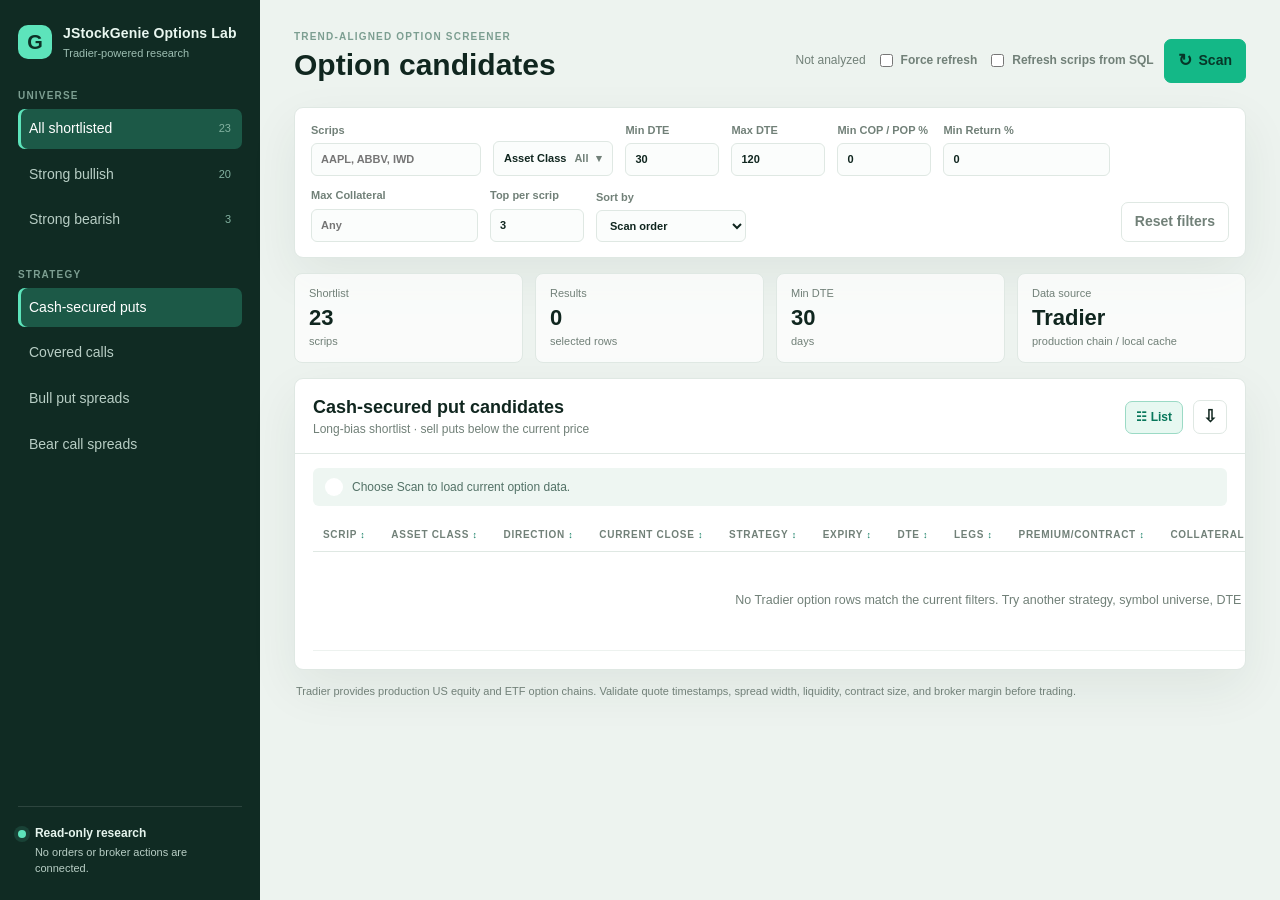
<file: Projects/JStockGenie/jstockgenie-options-lab/index.html>
<!doctype html>
<html lang="en">
<head>
  <meta charset="utf-8">
  <meta name="viewport" content="width=device-width, initial-scale=1">
  <title>JStockGenie Options Lab</title>
  <link rel="stylesheet" href="styles.css">
</head>
<body>
  <div class="app-shell">
    <aside class="sidebar">
      <div class="brand-lockup">
        <div class="brand-mark">G</div>
        <div><strong>JStockGenie Options Lab</strong><span>Tradier-powered research</span></div>
      </div>
      <div class="sidebar-section">
        <div class="section-kicker">Universe</div>
        <button class="universe-button active" data-universe="all">All shortlisted <span id="universe-count">23</span></button>
        <button class="universe-button" data-universe="BULLISH">Strong bullish <span>20</span></button>
        <button class="universe-button" data-universe="BEARISH">Strong bearish <span>3</span></button>
      </div>
      <div class="sidebar-section">
        <div class="section-kicker">Strategy</div>
        <button class="strategy-button active" data-strategy="CASH_SECURED_PUT">Cash-secured puts</button>
        <button class="strategy-button" data-strategy="COVERED_CALL">Covered calls</button>
        <button class="strategy-button" data-strategy="BULL_PUT_CREDIT_SPREAD">Bull put spreads</button>
        <button class="strategy-button" data-strategy="BEAR_CALL_CREDIT_SPREAD">Bear call spreads</button>
      </div>
      <div class="sidebar-note">
        <span class="status-dot"></span>
        <div><strong>Read-only research</strong><p>No orders or broker actions are connected.</p></div>
      </div>
    </aside>

    <main class="main-panel">
      <header class="topbar">
        <div>
          <div class="eyebrow">Trend-aligned option screener</div>
          <h1>Option candidates</h1>
        </div>
        <div class="top-actions">
          <span id="last-updated" class="muted">Not analyzed</span>
          <label class="refresh-toggle"><input id="force-refresh" type="checkbox"> Force refresh</label>
          <label class="refresh-toggle"><input id="refresh-shortlist" type="checkbox"> Refresh scrips from SQL</label>
          <button id="analyze-button" class="primary-button"><span class="button-icon">↻</span> Scan</button>
        </div>
      </header>

      <section class="control-strip" aria-label="Screening controls">
        <label class="scrip-filter">Scrips<input id="scrip-filter" type="text" placeholder="AAPL, ABBV, IWD"></label>
        <details class="asset-class-filter"><summary>Asset Class <span id="asset-class-summary">All</span></summary><div class="asset-options"><label><input type="checkbox" name="asset-class" value="EQT" checked> EQT</label><label><input type="checkbox" name="asset-class" value="ETF" checked> ETF</label><label><input type="checkbox" name="asset-class" value="LEQT" checked> LEQT</label><label><input type="checkbox" name="asset-class" value="LETF" checked> LETF</label></div></details>
        <label>Min DTE<input id="min-dte" type="number" min="0" max="120" value="30"></label>
        <label>Max DTE<input id="max-dte" type="number" min="0" max="120" value="120"></label>
        <label>Min COP / POP %<input id="min-pop" type="number" min="0" max="100" step="1" value="0"></label>
        <label>Min Return %<input id="min-return" type="number" min="0" step="0.1" value="0"></label>
        <label>Max Collateral<input id="max-collateral" type="number" min="0" step="100" placeholder="Any"></label>
        <label>Top per scrip<input id="top-limit" type="number" min="1" max="25" value="3"></label>
        <label>Sort by<select id="sort-by"><option value="original" selected>Scan order</option><option value="pop">COP / POP</option><option value="return">Return on risk</option><option value="dte">DTE</option><option value="symbol">Symbol</option></select></label>
        <button id="reset-button" class="quiet-button">Reset filters</button>
      </section>

      <section class="summary-row">
        <div class="summary-stat"><span>Shortlist</span><strong id="summary-shortlist">23</strong><small>scrips</small></div>
        <div class="summary-stat"><span>Results</span><strong id="summary-results">0</strong><small>selected rows</small></div>
        <div class="summary-stat"><span>Min DTE</span><strong id="summary-dte">30</strong><small>days</small></div>
        <div class="summary-stat"><span>Data source</span><strong>Tradier</strong><small id="summary-source">production chain / local cache</small></div>
      </section>

      <section class="workspace-panel">
        <div class="panel-toolbar">
          <div>
            <h2 id="table-title">Cash-secured put candidates</h2>
            <p id="table-subtitle">Long-bias shortlist · sell puts below the current price</p>
          </div>
          <div class="view-tools">
            <button class="view-button active" data-view="table" title="Show list"><span>☷</span> List</button>
            <button id="download-button" class="icon-button" title="Download CSV">⇩</button>
          </div>
        </div>

        <div id="status-banner" class="status-banner info"><span class="status-symbol">i</span><span>Choose Scan to load current option data.</span></div>

        <div id="table-view" class="table-wrap">
          <table class="results-table">
            <thead><tr>
              <th class="sortable-header" data-sort-key="symbol" role="button" tabindex="0" aria-sort="none">Scrip <span class="sort-indicator"></span></th><th class="sortable-header" data-sort-key="assetClass" role="button" tabindex="0" aria-sort="none">Asset Class <span class="sort-indicator"></span></th><th class="sortable-header" data-sort-key="direction" role="button" tabindex="0" aria-sort="none">Direction <span class="sort-indicator"></span></th><th class="sortable-header" data-sort-key="price" role="button" tabindex="0" aria-sort="none">Current close <span class="sort-indicator"></span></th><th class="sortable-header" data-sort-key="strategy" role="button" tabindex="0" aria-sort="none">Strategy <span class="sort-indicator"></span></th><th class="sortable-header" data-sort-key="expiry" role="button" tabindex="0" aria-sort="none">Expiry <span class="sort-indicator"></span></th><th class="sortable-header" data-sort-key="dte" role="button" tabindex="0" aria-sort="none">DTE <span class="sort-indicator"></span></th><th class="sortable-header" data-sort-key="legs" role="button" tabindex="0" aria-sort="none">Legs <span class="sort-indicator"></span></th>
              <th class="sortable-header" data-sort-key="premiumPerContract" role="button" tabindex="0" aria-sort="none">Premium/Contract <span class="sort-indicator"></span></th><th class="sortable-header" data-sort-key="collateral" role="button" tabindex="0" aria-sort="none">Collateral <span class="sort-indicator"></span></th><th class="sortable-header" data-sort-key="popPct" role="button" tabindex="0" aria-sort="none">COP / POP <span class="sort-indicator"></span></th><th class="sortable-header" data-sort-key="returnPct" role="button" tabindex="0" aria-sort="none">Return % <span class="sort-indicator"></span></th><th class="sortable-header" data-sort-key="annualizedReturnPct" role="button" tabindex="0" aria-sort="none">Annualized % <span class="sort-indicator"></span></th><th class="sortable-header" data-sort-key="breakeven" role="button" tabindex="0" aria-sort="none">Breakeven <span class="sort-indicator"></span></th><th class="sortable-header" data-sort-key="source" role="button" tabindex="0" aria-sort="none">Data <span class="sort-indicator"></span></th><th>Action</th>
            </tr></thead>
            <tbody id="results-body"><tr><td colspan="12" class="empty-cell">No analysis loaded.</td></tr></tbody>
          </table>
        </div>
      </section>

  <footer class="page-footer">Tradier provides production US equity and ETF option chains. Validate quote timestamps, spread width, liquidity, contract size, and broker margin before trading.</footer>
    </main>
  </div>
  <dialog id="paper-order-dialog" class="paper-order-dialog">
    <form method="dialog" id="paper-order-form">
      <div class="dialog-heading"><div><div class="eyebrow">Tradier Sandbox</div><h2>Paper order</h2></div><button type="button" id="close-order-button" class="icon-button" title="Close">×</button></div>
      <p id="order-summary" class="order-summary"></p>
      <div class="order-grid">
        <label>Quantity<input id="order-quantity" type="number" min="1" max="1" step="1" value="1" readonly></label>
        <label>Limit price<input id="order-price" type="number" min="0.01" step="0.01" required></label>
        <label>Duration<select id="order-duration"><option value="day">Day</option></select></label>
      </div>
      <label id="covered-confirmation" class="confirmation-row hidden"><input id="covered-shares-confirmed" type="checkbox"> I confirm the paper account holds the underlying shares for this covered call.</label>
      <label class="confirmation-row"><input id="paper-only-confirmed" type="checkbox"> I understand this submits to Tradier Sandbox only, with a maximum of one contract.</label>
      <div id="order-status" class="order-status info">Preview the order before submitting it.</div>
      <div class="dialog-actions"><button type="button" id="preview-order-button" class="quiet-button">Preview order</button><button type="button" id="place-order-button" class="primary-button" disabled>Place paper order</button></div>
    </form>
  </dialog>
  <script src="app.js"></script>
</body>
</html>
</file>
<file: Projects/JStockGenie/jstockgenie-options-lab/styles.css>
:root {
  --ink: #10261f;
  --muted: #718078;
  --line: #dfe8e3;
  --soft: #f4f8f5;
  --panel: #ffffff;
  --green: #14b887;
  --green-dark: #08775b;
  --red: #c5535b;
  --amber: #ad7722;
  --shadow: 0 18px 50px rgba(28, 58, 45, .07);
}
* { box-sizing: border-box; }
body { margin: 0; color: var(--ink); background: #edf3ef; font: 14px/1.4 Arial, sans-serif; }
button, input, select { font: inherit; }
button { cursor: pointer; }
.app-shell { min-height: 100vh; display: grid; grid-template-columns: 260px minmax(0, 1fr); }
.sidebar { background: #102b23; color: #e9f7f0; padding: 24px 18px; display: flex; flex-direction: column; gap: 28px; }
.brand-lockup { display: flex; align-items: center; gap: 11px; }
.brand-mark { width: 34px; height: 34px; display: grid; place-items: center; color: #0d3126; background: #5de4bb; border-radius: 10px; font-weight: 900; font-size: 20px; }
.brand-lockup strong { display: block; font-size: 14px; letter-spacing: .01em; }
.brand-lockup span { display: block; color: #9dbeb2; font-size: 11px; margin-top: 2px; }
.sidebar-section { display: grid; gap: 6px; }
.section-kicker, .eyebrow { color: #7c9e91; text-transform: uppercase; letter-spacing: .12em; font-size: 10px; font-weight: 800; }
.universe-button, .strategy-button { border: 0; color: #b8cec5; background: transparent; text-align: left; padding: 10px 11px; border-radius: 7px; display: flex; justify-content: space-between; align-items: center; }
.strategy-button { display: block; }
.universe-button:hover, .strategy-button:hover { background: rgba(255,255,255,.07); color: white; }
.universe-button.active, .strategy-button.active { color: white; background: #1c5947; box-shadow: inset 3px 0 #5de4bb; }
.universe-button span { font-size: 11px; color: #83b2a1; }
.sidebar-note { margin-top: auto; border-top: 1px solid rgba(255,255,255,.12); padding-top: 18px; display: flex; gap: 9px; color: #b8cec5; font-size: 11px; }
.sidebar-note strong { display: block; color: #e6f5ee; font-size: 12px; }
.sidebar-note p { margin: 3px 0 0; }
.status-dot { width: 8px; height: 8px; margin-top: 5px; border-radius: 50%; background: #5de4bb; box-shadow: 0 0 0 4px rgba(93,228,187,.12); }
.main-panel { padding: 30px 34px 22px; min-width: 0; }
.topbar { display: flex; justify-content: space-between; gap: 20px; align-items: end; margin-bottom: 24px; }
h1, h2, p { margin: 0; }
h1, h2 { font-family: Arial, sans-serif; }
h1 { font-size: 30px; line-height: 1.15; letter-spacing: 0; margin-top: 4px; }
h2 { font-size: 18px; line-height: 1.2; }
.muted { color: var(--muted); font-size: 12px; }
.top-actions, .view-tools { display: flex; align-items: center; gap: 10px; }
.top-actions { flex-wrap: wrap; justify-content: flex-end; }
.refresh-toggle { display: inline-flex; align-items: center; gap: 5px; color: var(--muted); font-size: 12px; font-weight: 700; white-space: nowrap; }
.refresh-toggle input { accent-color: var(--green-dark); }
.primary-button, .quiet-button, .view-button, .icon-button { border: 1px solid var(--line); border-radius: 7px; padding: 9px 13px; background: var(--panel); color: var(--ink); font-weight: 700; }
.primary-button { background: var(--green); border-color: var(--green); color: #073628; }
.primary-button:hover { background: #34d0a1; }
.button-icon { font-size: 17px; vertical-align: -1px; margin-right: 3px; }
.control-strip { display: flex; flex-wrap: wrap; align-items: end; gap: 12px; padding: 15px 16px; background: var(--panel); border: 1px solid var(--line); border-radius: 9px; box-shadow: var(--shadow); }
.control-strip label { display: grid; gap: 5px; color: var(--muted); font-size: 11px; font-weight: 800; }
.control-strip .scrip-filter input { min-width: 170px; }
.asset-class-filter { position: relative; margin: 0; padding: 0; border: 0; color: var(--muted); font-size: 11px; font-weight: 800; }
.asset-class-filter summary { display: flex; align-items: center; gap: 8px; min-height: 35px; padding: 0 10px; border: 1px solid var(--line); border-radius: 6px; background: #fbfdfc; color: var(--ink); cursor: pointer; list-style: none; white-space: nowrap; }
.asset-class-filter summary::-webkit-details-marker { display: none; }
.asset-class-filter summary::after { content: '▾'; color: var(--muted); }
.asset-class-filter summary span { color: var(--muted); font-weight: 600; }
.asset-options { position: absolute; z-index: 5; top: calc(100% + 5px); left: 0; display: grid; grid-template-columns: repeat(2, max-content); gap: 8px 12px; min-width: 170px; padding: 10px; border: 1px solid var(--line); border-radius: 7px; background: var(--panel); box-shadow: var(--shadow); }
.asset-options label { display: flex; align-items: center; gap: 4px; color: var(--ink); font-size: 12px; font-weight: 700; }
.asset-options input { accent-color: var(--green-dark); }
.control-strip input, .control-strip select { min-width: 94px; border: 1px solid var(--line); border-radius: 6px; background: #fbfdfc; padding: 8px 9px; color: var(--ink); }
.control-strip select { min-width: 150px; }
.quiet-button { margin-left: auto; color: var(--muted); font-weight: 600; }
.summary-row { display: grid; grid-template-columns: repeat(4, minmax(0, 1fr)); gap: 12px; margin: 15px 0; }
.summary-stat { background: rgba(255,255,255,.72); border: 1px solid var(--line); border-radius: 8px; padding: 12px 14px; }
.summary-stat span, .summary-stat small { display: block; color: var(--muted); font-size: 11px; }
.summary-stat strong { display: inline-block; font-size: 22px; margin: 2px 5px 0 0; }
.workspace-panel { background: var(--panel); border: 1px solid var(--line); border-radius: 9px; box-shadow: var(--shadow); overflow: hidden; }
.panel-toolbar { padding: 18px 18px 15px; display: flex; justify-content: space-between; gap: 15px; align-items: center; border-bottom: 1px solid var(--line); }
.panel-toolbar p { color: var(--muted); font-size: 12px; margin-top: 3px; }
.view-button { padding: 7px 10px; color: var(--muted); font-size: 12px; }
.view-button.active { color: var(--green-dark); border-color: #9bdac5; background: #e7f8f1; }
.icon-button { width: 34px; height: 34px; padding: 0; font-size: 17px; }
.status-banner { display: flex; gap: 9px; align-items: center; margin: 14px 18px 0; border-radius: 6px; padding: 10px 12px; font-size: 12px; }
.status-banner.info { background: #eef6f2; color: #527166; }
.status-banner.loading { background: #fff6e8; color: #825d23; }
.status-banner.error { background: #fff0f1; color: #9b3f48; }
.status-symbol { display: grid; place-items: center; width: 18px; height: 18px; border-radius: 50%; background: currentColor; color: white; font-size: 11px; font-weight: 900; }
.table-wrap { overflow: auto; padding: 13px 18px 18px; }
.results-table { width: 100%; min-width: 1420px; border-collapse: collapse; }
.results-table th { text-align: left; padding: 9px 10px; color: var(--muted); font-size: 10px; text-transform: uppercase; letter-spacing: .07em; border-bottom: 1px solid var(--line); white-space: nowrap; }
.results-table th.sortable-header { cursor: pointer; user-select: none; }
.results-table th.sortable-header:hover { color: var(--green-dark); background: #f6faf7; }
.sort-indicator { display: inline-block; width: 11px; color: var(--green-dark); font-size: 9px; }
.results-table td { padding: 12px 10px; border-bottom: 1px solid #edf2ef; white-space: nowrap; font-size: 12.5px; }
.results-table tbody tr:hover { background: #f7fbf8; }
.symbol-cell strong { display: block; font-size: 13px; }
.symbol-cell small { color: var(--muted); }
.direction { font-weight: 800; }
.direction.bullish { color: var(--green-dark); }
.direction.bearish { color: var(--red); }
.strategy-label { color: #37584d; font-weight: 700; }
.legs { color: #49675d; }
.positive { color: var(--green-dark); font-weight: 800; }
.negative { color: var(--red); font-weight: 800; }
.badge { padding: 4px 6px; border-radius: 5px; background: #eff5f1; color: #5b746b; font-size: 10px; font-weight: 800; }
.empty-cell { text-align: center; color: var(--muted); padding: 40px !important; }
.matrix-wrap { padding: 18px; overflow: auto; }
.matrix-wrap.hidden, .table-wrap.hidden { display: none; }
.matrix-table { width: 100%; border-collapse: collapse; min-width: 760px; }
.matrix-table th, .matrix-table td { padding: 10px; border: 1px solid var(--line); text-align: left; font-size: 12px; }
.matrix-table th { color: var(--muted); background: #f6faf7; font-size: 10px; text-transform: uppercase; letter-spacing: .05em; }
.page-footer { color: var(--muted); font-size: 11px; padding: 14px 2px 0; }
.trade-button { border: 1px solid #a5d9c5; border-radius: 6px; padding: 7px 9px; background: #e7f8f1; color: var(--green-dark); font-size: 11px; font-weight: 800; cursor: pointer; }
.trade-button:hover { background: #c9f0e0; }
.paper-order-dialog { width: min(560px, calc(100vw - 32px)); border: 1px solid var(--line); border-radius: 10px; padding: 0; color: var(--ink); box-shadow: 0 24px 80px rgba(16,47,37,.25); }
.paper-order-dialog::backdrop { background: rgba(13,49,38,.38); }
.paper-order-dialog form { padding: 22px; }
.dialog-heading { display: flex; justify-content: space-between; align-items: start; gap: 15px; margin-bottom: 14px; }
.dialog-heading h2 { margin-top: 4px; }
.order-summary { color: #49675d; font-size: 12px; line-height: 1.55; padding: 11px 12px; border: 1px solid var(--line); border-radius: 7px; background: #f6faf7; }
.order-grid { display: grid; grid-template-columns: repeat(3, 1fr); gap: 10px; margin: 15px 0; }
.order-grid label { display: grid; gap: 5px; color: var(--muted); font-size: 11px; font-weight: 800; }
.order-grid input, .order-grid select { width: 100%; box-sizing: border-box; border: 1px solid var(--line); border-radius: 6px; background: #fbfdfc; padding: 9px; color: var(--ink); }
.confirmation-row { display: flex; align-items: start; gap: 8px; margin-top: 10px; color: #49675d; font-size: 12px; line-height: 1.45; }
.confirmation-row input { margin-top: 2px; accent-color: var(--green-dark); }
.hidden { display: none !important; }
.order-status { margin-top: 16px; border-radius: 6px; padding: 10px 12px; font-size: 12px; line-height: 1.45; }
.order-status.info { background: #eef6f2; color: #527166; }
.order-status.loading { background: #fff6e8; color: #825d23; }
.order-status.error { background: #fff0f1; color: #9b3f48; }
.dialog-actions { display: flex; justify-content: flex-end; gap: 9px; margin-top: 16px; }
.dialog-actions .primary-button:disabled { cursor: not-allowed; opacity: .45; }
@media (max-width: 920px) { .app-shell { grid-template-columns: 1fr; } .sidebar { padding: 15px; gap: 12px; } .sidebar-section { display: flex; flex-wrap: wrap; } .section-kicker { width: 100%; } .sidebar-note { display: none; } .main-panel { padding: 22px 15px; } .topbar { align-items: start; flex-direction: column; } .top-actions { width: 100%; justify-content: space-between; } .summary-row { grid-template-columns: repeat(2, 1fr); } }
</file>
